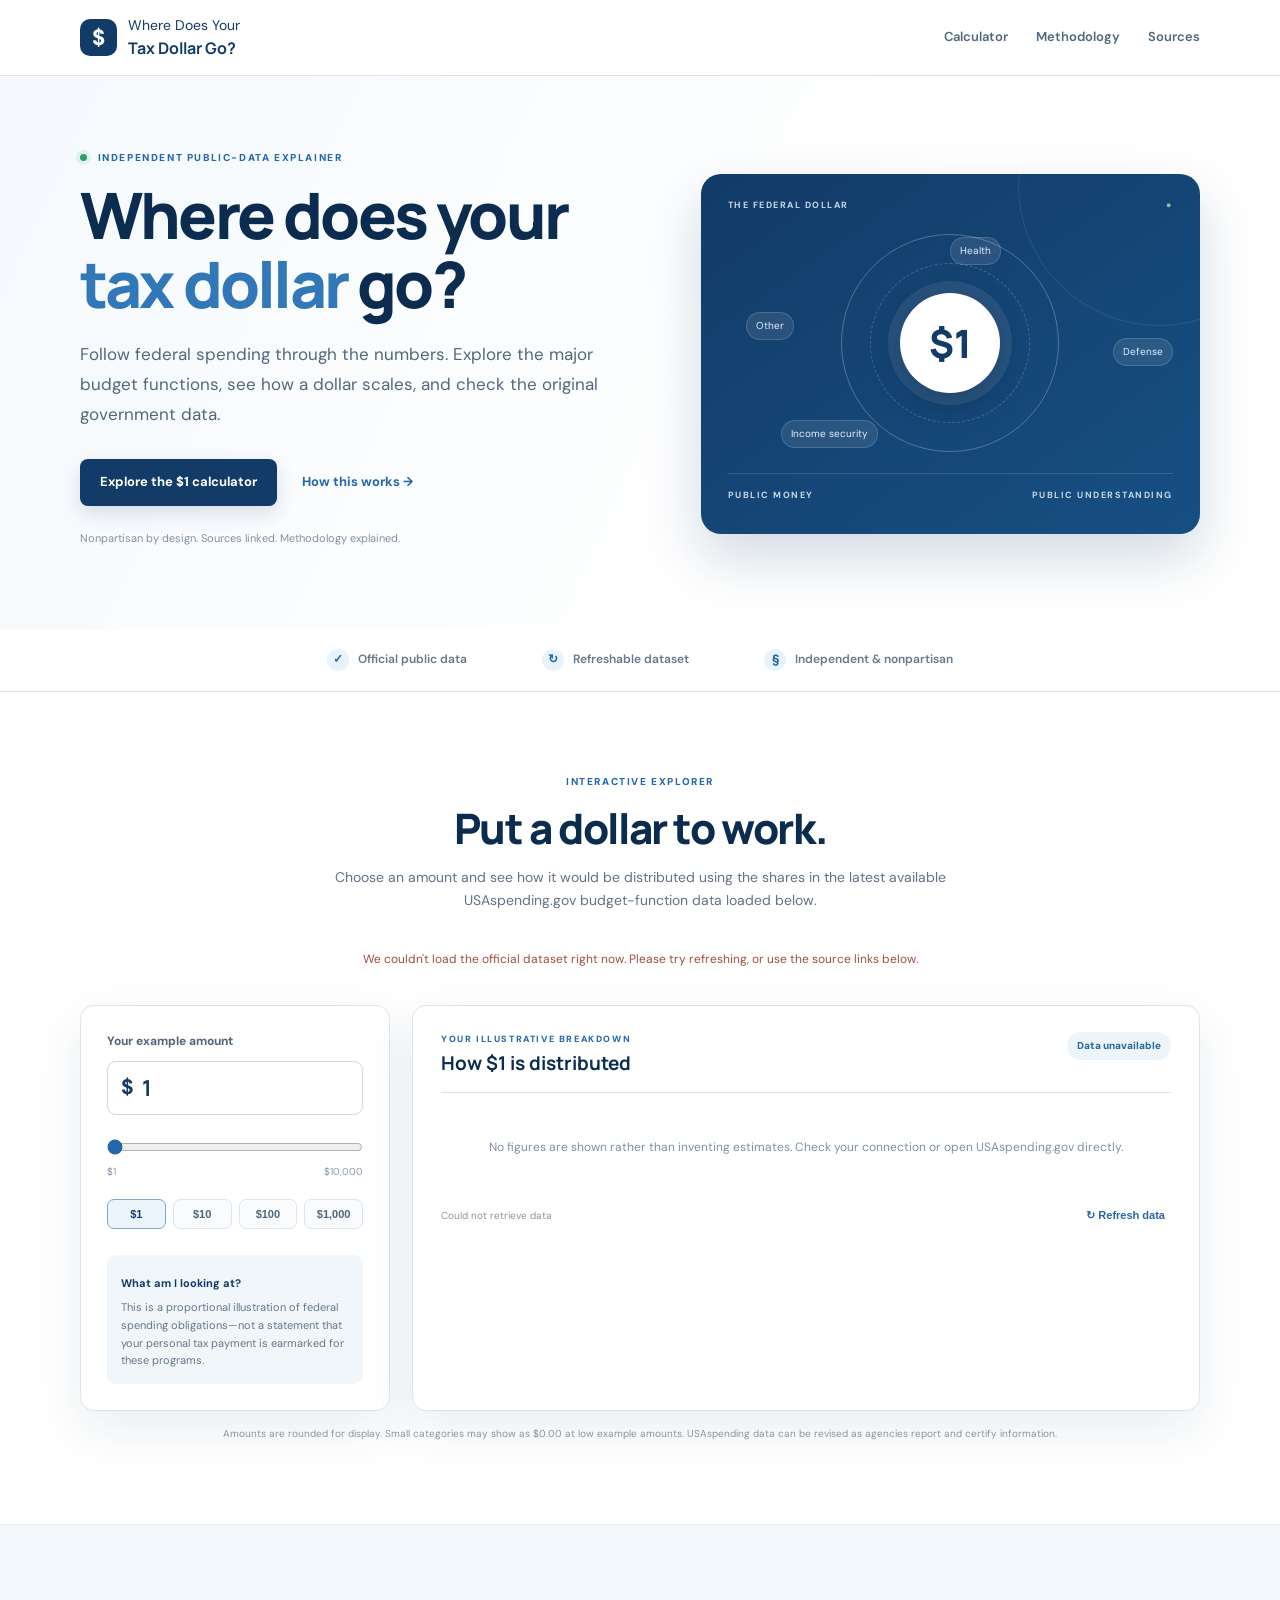
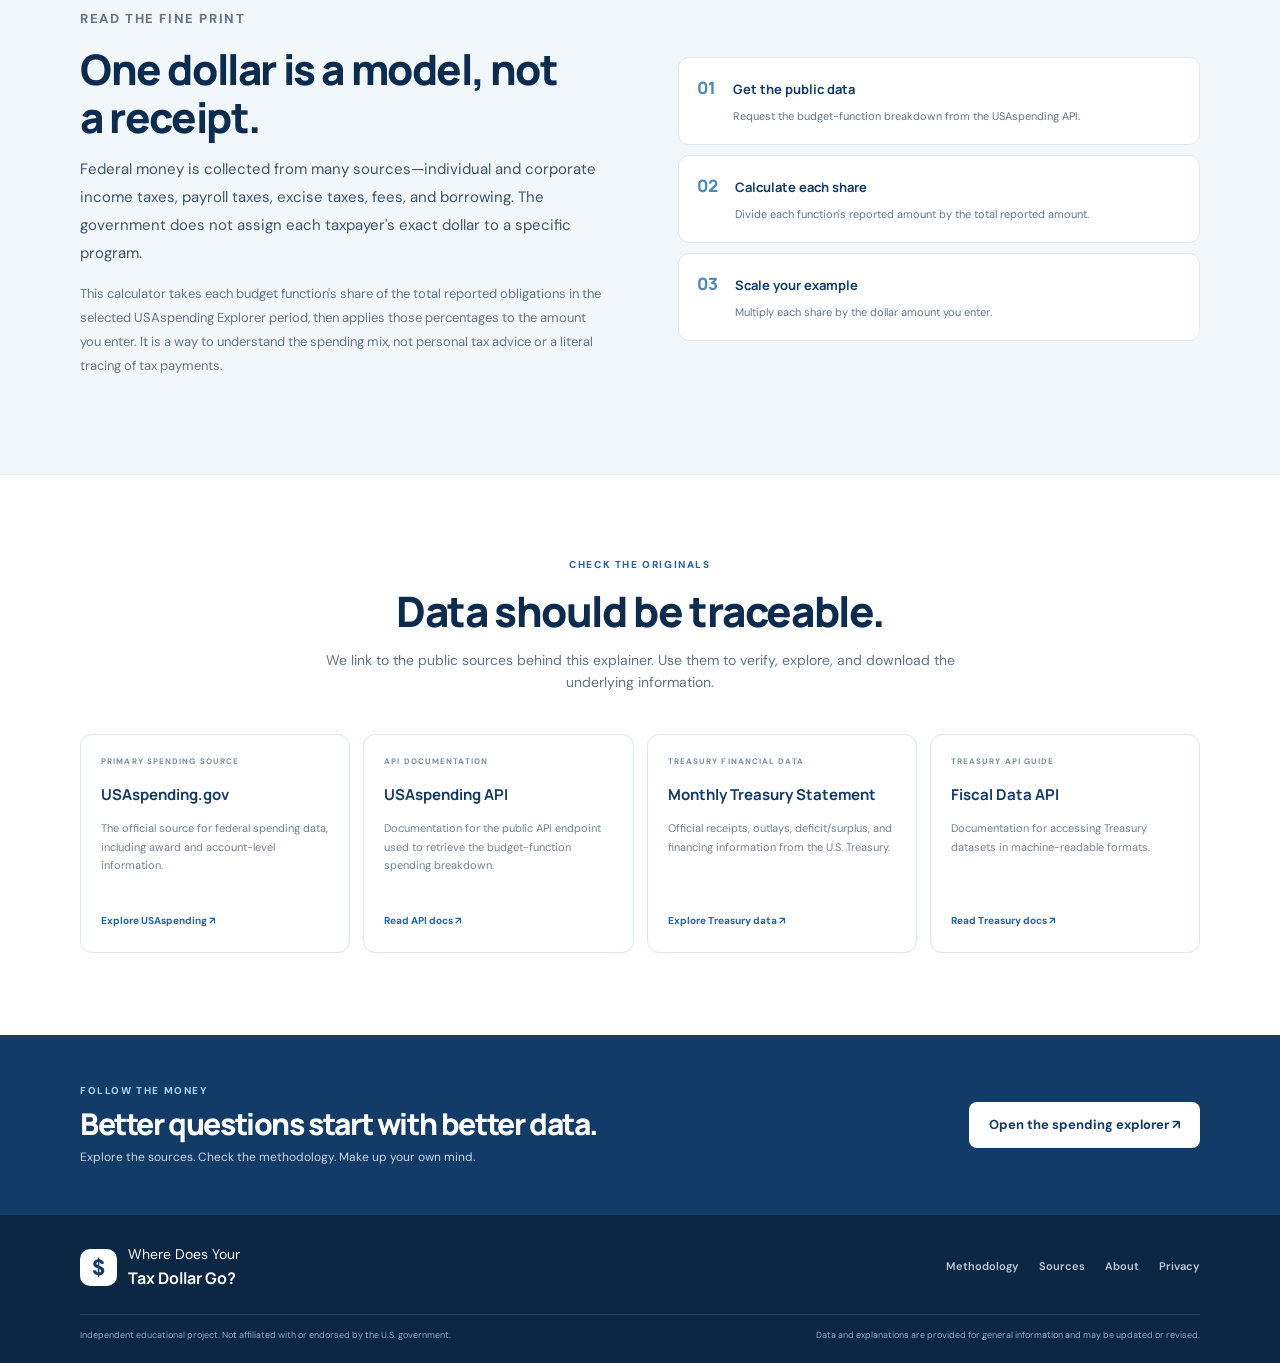
<file: index.html>
<!doctype html>
<html lang="en">
<head>
  <meta charset="utf-8">
  <meta name="viewport" content="width=device-width, initial-scale=1">
  <meta name="theme-color" content="#123b67">
  <title>Where Does Your Tax Dollar Go? | Follow the Money</title>
  <meta name="google-site-verification" content="iHtIQMCCrIG_GrSVl2k_5hCB7mFkLFIfTFprfj8surk" />
  <meta name="description" content="Explore how U.S. federal spending is distributed across budget functions. An independent, nonpartisan public-data explainer with an interactive dollar calculator.">
  <meta property="og:title" content="Where Does Your Tax Dollar Go?">
  <meta property="og:description" content="Follow the money. Understand the numbers. Explore official U.S. federal spending data.">
  <meta property="og:type" content="website">
  <link rel="canonical" href="https://where-does-your-tax-dollar-go.pages.dev/">
  <link rel="stylesheet" href="/styles.css">
  <script src="/app.js" defer></script>
</head>
<body>
  <a class="skip-link" href="#main">Skip to content</a>
  <header class="site-header">
    <div class="container nav-wrap">
      <a class="brand" href="/" aria-label="Where Does Your Tax Dollar Go home">
        <span class="brand-mark" aria-hidden="true">$</span>
        <span>Where Does Your <strong>Tax Dollar Go?</strong></span>
      </a>
      <nav aria-label="Main navigation">
        <a href="#calculator">Calculator</a>
        <a href="#methodology">Methodology</a>
        <a href="#sources">Sources</a>
      </nav>
    </div>
  </header>

  <main id="main">
    <section class="hero">
      <div class="container hero-grid">
        <div class="hero-copy">
          <p class="eyebrow"><span class="live-dot"></span> INDEPENDENT PUBLIC-DATA EXPLAINER</p>
          <h1>Where does your <span>tax dollar</span> go?</h1>
          <p class="hero-lede">Follow federal spending through the numbers. Explore the major budget functions, see how a dollar scales, and check the original government data.</p>
          <div class="hero-actions">
            <a class="button button-primary" href="#calculator">Explore the $1 calculator</a>
            <a class="text-link" href="#methodology">How this works <span aria-hidden="true">→</span></a>
          </div>
          <p class="hero-note">Nonpartisan by design. Sources linked. Methodology explained.</p>
        </div>
        <div class="hero-card" aria-label="Illustration showing a dollar flowing into public spending categories">
          <div class="hero-card-top"><span>THE FEDERAL DOLLAR</span><span class="flag-dot">●</span></div>
          <div class="dollar-orbit">
            <div class="orbit orbit-one"></div><div class="orbit orbit-two"></div>
            <div class="dollar-core">$1</div>
            <span class="orbit-label label-a">Health</span>
            <span class="orbit-label label-b">Defense</span>
            <span class="orbit-label label-c">Income security</span>
            <span class="orbit-label label-d">Other</span>
          </div>
          <div class="hero-card-bottom"><span>PUBLIC MONEY</span><span>PUBLIC UNDERSTANDING</span></div>
        </div>
      </div>
    </section>

    <section class="trust-strip">
      <div class="container trust-inner">
        <div><span class="trust-icon">✓</span><span>Official public data</span></div>
        <div><span class="trust-icon">↻</span><span>Refreshable dataset</span></div>
        <div><span class="trust-icon">§</span><span>Independent & nonpartisan</span></div>
      </div>
    </section>

    <section class="section" id="calculator">
      <div class="container">
        <div class="section-heading">
          <p class="eyebrow">INTERACTIVE EXPLORER</p>
          <h2>Put a dollar to work.</h2>
          <p>Choose an amount and see how it would be distributed using the shares in the latest available USAspending.gov budget-function data loaded below.</p>
        </div>

        <div class="data-status" id="dataStatus" role="status" aria-live="polite">
          <span class="spinner" aria-hidden="true"></span>
          <span>Loading the latest available federal spending data…</span>
        </div>

        <div class="calculator-layout">
          <div class="calculator-control">
            <label for="amountInput" class="field-label">Your example amount</label>
            <div class="amount-entry">
              <span aria-hidden="true">$</span>
              <input id="amountInput" type="number" min="0.01" max="1000000000" step="0.01" value="1" inputmode="decimal">
            </div>
            <input id="amountRange" class="range" type="range" min="1" max="10000" step="1" value="1" aria-label="Example amount from 1 to 10,000 dollars">
            <div class="range-labels"><span>$1</span><span>$10,000</span></div>
            <div class="quick-amounts" aria-label="Quick amounts">
              <button type="button" data-amount="1" class="quick-amount active">$1</button>
              <button type="button" data-amount="10" class="quick-amount">$10</button>
              <button type="button" data-amount="100" class="quick-amount">$100</button>
              <button type="button" data-amount="1000" class="quick-amount">$1,000</button>
            </div>
            <div class="definition-box">
              <strong>What am I looking at?</strong>
              <p>This is a proportional illustration of federal spending obligations—not a statement that your personal tax payment is earmarked for these programs.</p>
            </div>
          </div>

          <div class="results-panel">
            <div class="results-header">
              <div><p class="eyebrow">YOUR ILLUSTRATIVE BREAKDOWN</p><h3 id="resultTitle">How $1 is distributed</h3></div>
              <span class="fy-pill" id="fiscalYearPill">Waiting for data</span>
            </div>
            <div id="breakdown" class="breakdown" aria-live="polite">
              <div class="empty-state">The breakdown will appear when the official dataset loads.</div>
            </div>
            <div class="results-foot">
              <span id="dataAsOf">Data date: loading</span>
              <button id="refreshButton" class="refresh-button" type="button">↻ Refresh data</button>
            </div>
          </div>
        </div>
        <p class="small-print">Amounts are rounded for display. Small categories may show as $0.00 at low example amounts. USAspending data can be revised as agencies report and certify information.</p>
      </div>
    </section>

    <section class="section section-blue" id="methodology">
      <div class="container methodology-grid">
        <div>
          <p class="eyebrow">READ THE FINE PRINT</p>
          <h2>One dollar is a model, not a receipt.</h2>
          <p class="method-lede">Federal money is collected from many sources—individual and corporate income taxes, payroll taxes, excise taxes, fees, and borrowing. The government does not assign each taxpayer's exact dollar to a specific program.</p>
          <p>This calculator takes each budget function's share of the total reported obligations in the selected USAspending Explorer period, then applies those percentages to the amount you enter. It is a way to understand the spending mix, not personal tax advice or a literal tracing of tax payments.</p>
        </div>
        <div class="method-steps">
          <div class="method-step"><span>01</span><div><strong>Get the public data</strong><p>Request the budget-function breakdown from the USAspending API.</p></div></div>
          <div class="method-step"><span>02</span><div><strong>Calculate each share</strong><p>Divide each function's reported amount by the total reported amount.</p></div></div>
          <div class="method-step"><span>03</span><div><strong>Scale your example</strong><p>Multiply each share by the dollar amount you enter.</p></div></div>
        </div>
      </div>
    </section>

    <section class="section" id="sources">
      <div class="container">
        <div class="section-heading">
          <p class="eyebrow">CHECK THE ORIGINALS</p>
          <h2>Data should be traceable.</h2>
          <p>We link to the public sources behind this explainer. Use them to verify, explore, and download the underlying information.</p>
        </div>
        <div class="source-grid">
          <a class="source-card" href="https://www.usaspending.gov/" target="_blank" rel="noopener noreferrer">
            <span class="source-kicker">PRIMARY SPENDING SOURCE</span><strong>USAspending.gov</strong><p>The official source for federal spending data, including award and account-level information.</p><span class="source-arrow">Explore USAspending ↗</span>
          </a>
          <a class="source-card" href="https://api.usaspending.gov/docs/endpoints" target="_blank" rel="noopener noreferrer">
            <span class="source-kicker">API DOCUMENTATION</span><strong>USAspending API</strong><p>Documentation for the public API endpoint used to retrieve the budget-function spending breakdown.</p><span class="source-arrow">Read API docs ↗</span>
          </a>
          <a class="source-card" href="https://fiscaldata.treasury.gov/datasets/monthly-treasury-statement/" target="_blank" rel="noopener noreferrer">
            <span class="source-kicker">TREASURY FINANCIAL DATA</span><strong>Monthly Treasury Statement</strong><p>Official receipts, outlays, deficit/surplus, and financing information from the U.S. Treasury.</p><span class="source-arrow">Explore Treasury data ↗</span>
          </a>
          <a class="source-card" href="https://fiscaldata.treasury.gov/api-documentation/" target="_blank" rel="noopener noreferrer">
            <span class="source-kicker">TREASURY API GUIDE</span><strong>Fiscal Data API</strong><p>Documentation for accessing Treasury datasets in machine-readable formats.</p><span class="source-arrow">Read Treasury docs ↗</span>
          </a>
        </div>
      </div>
    </section>

    <section class="closing-cta">
      <div class="container closing-inner">
        <div><p class="eyebrow">FOLLOW THE MONEY</p><h2>Better questions start with better data.</h2><p>Explore the sources. Check the methodology. Make up your own mind.</p></div>
        <a class="button button-light" href="https://www.usaspending.gov/explorer" target="_blank" rel="noopener noreferrer">Open the spending explorer ↗</a>
      </div>
    </section>
  </main>

  <footer class="site-footer">
    <div class="container footer-top">
      <a class="brand footer-brand" href="/"><span class="brand-mark">$</span><span>Where Does Your <strong>Tax Dollar Go?</strong></span></a>
      <div class="footer-links"><a href="#methodology">Methodology</a><a href="#sources">Sources</a><a href="/about.html">About</a><a href="/privacy.html">Privacy</a></div>
    </div>
    <div class="container footer-bottom">
      <p>Independent educational project. Not affiliated with or endorsed by the U.S. government.</p>
      <p>Data and explanations are provided for general information and may be updated or revised.</p>
    </div>
  </footer>
</body>
</html>
</file>
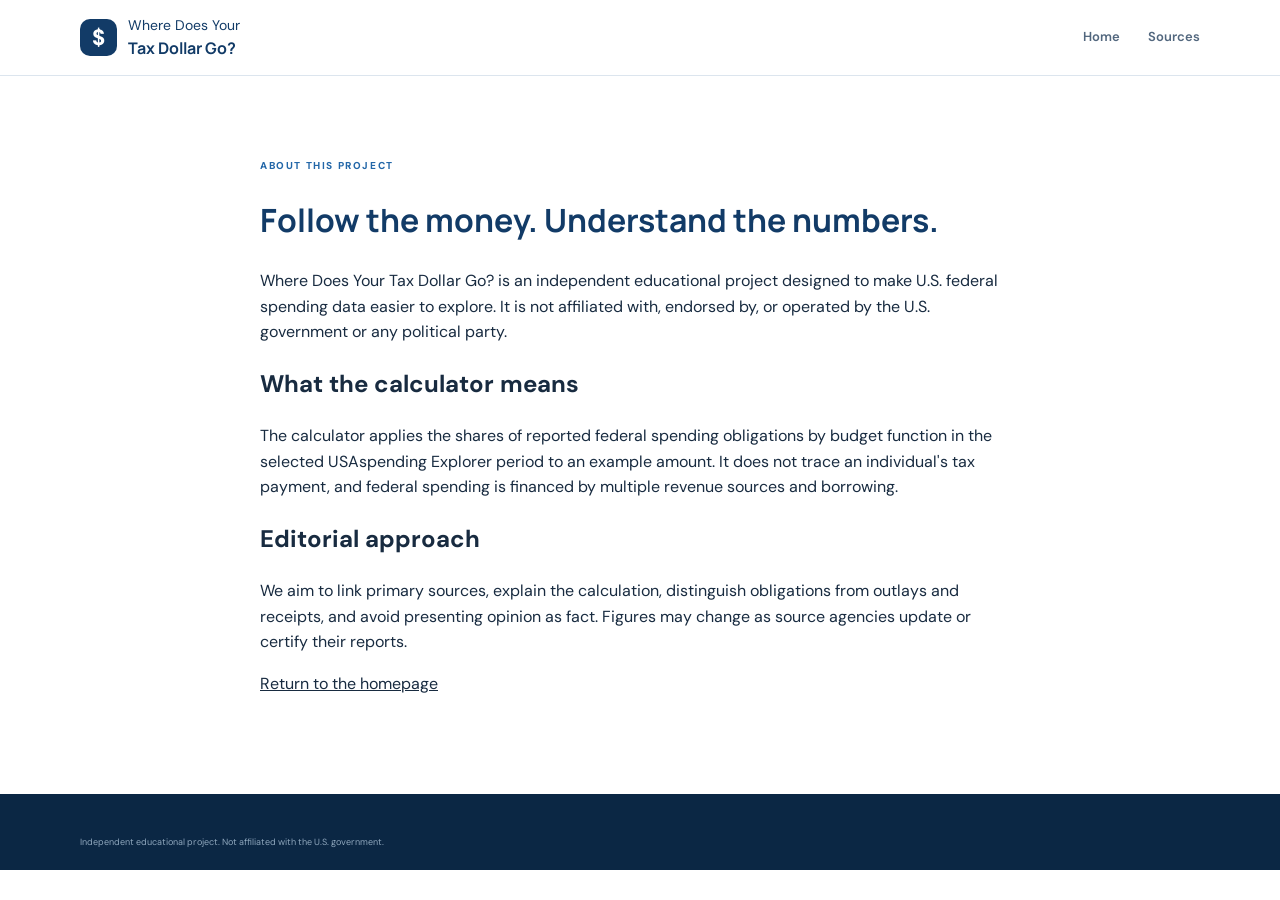
<file: about.html>
<!doctype html><html lang="en"><head><meta charset="utf-8"><meta name="viewport" content="width=device-width,initial-scale=1"><title>About | Where Does Your Tax Dollar Go?</title><meta name="description" content="About this independent, nonpartisan federal spending explainer."><link rel="stylesheet" href="/styles.css"></head><body><header class="site-header"><div class="container nav-wrap"><a class="brand" href="/"><span class="brand-mark">$</span><span>Where Does Your <strong>Tax Dollar Go?</strong></span></a><nav><a href="/">Home</a><a href="/#sources">Sources</a></nav></div></header><main class="section"><div class="container" style="max-width:760px"><p class="eyebrow">ABOUT THIS PROJECT</p><h1 style="font-family:Manrope;color:#123b67">Follow the money. Understand the numbers.</h1><p>Where Does Your Tax Dollar Go? is an independent educational project designed to make U.S. federal spending data easier to explore. It is not affiliated with, endorsed by, or operated by the U.S. government or any political party.</p><h2>What the calculator means</h2><p>The calculator applies the shares of reported federal spending obligations by budget function in the selected USAspending Explorer period to an example amount. It does not trace an individual's tax payment, and federal spending is financed by multiple revenue sources and borrowing.</p><h2>Editorial approach</h2><p>We aim to link primary sources, explain the calculation, distinguish obligations from outlays and receipts, and avoid presenting opinion as fact. Figures may change as source agencies update or certify their reports.</p><p><a href="/">Return to the homepage</a></p></div></main><footer class="site-footer"><div class="container footer-bottom"><p>Independent educational project. Not affiliated with the U.S. government.</p></div></footer></body></html>
</file>
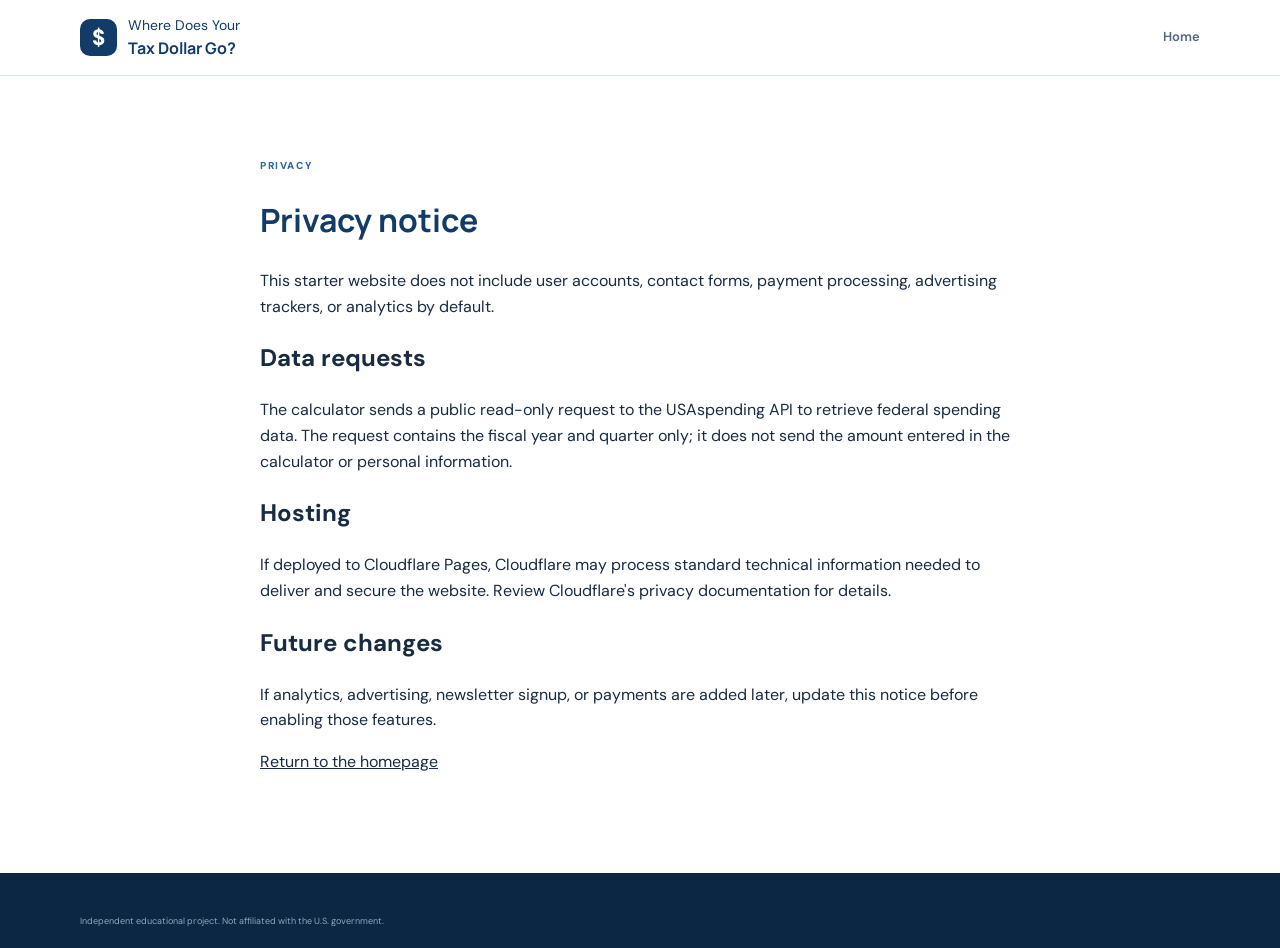
<file: privacy.html>
<!doctype html><html lang="en"><head><meta charset="utf-8"><meta name="viewport" content="width=device-width,initial-scale=1"><title>Privacy | Where Does Your Tax Dollar Go?</title><meta name="description" content="Privacy information for Where Does Your Tax Dollar Go."><link rel="stylesheet" href="/styles.css"></head><body><header class="site-header"><div class="container nav-wrap"><a class="brand" href="/"><span class="brand-mark">$</span><span>Where Does Your <strong>Tax Dollar Go?</strong></span></a><nav><a href="/">Home</a></nav></div></header><main class="section"><div class="container" style="max-width:760px"><p class="eyebrow">PRIVACY</p><h1 style="font-family:Manrope;color:#123b67">Privacy notice</h1><p>This starter website does not include user accounts, contact forms, payment processing, advertising trackers, or analytics by default.</p><h2>Data requests</h2><p>The calculator sends a public read-only request to the USAspending API to retrieve federal spending data. The request contains the fiscal year and quarter only; it does not send the amount entered in the calculator or personal information.</p><h2>Hosting</h2><p>If deployed to Cloudflare Pages, Cloudflare may process standard technical information needed to deliver and secure the website. Review Cloudflare's privacy documentation for details.</p><h2>Future changes</h2><p>If analytics, advertising, newsletter signup, or payments are added later, update this notice before enabling those features.</p><p><a href="/">Return to the homepage</a></p></div></main><footer class="site-footer"><div class="container footer-bottom"><p>Independent educational project. Not affiliated with the U.S. government.</p></div></footer></body></html>
</file>
<file: styles.css>
@import url('https://fonts.googleapis.com/css2?family=DM+Sans:wght@400;500;600;700&family=Manrope:wght@400;500;600;700;800&display=swap');
:root{--navy:#123b67;--navy2:#0c2c4f;--blue:#2367a8;--sky:#eaf3fb;--ink:#182b40;--muted:#627387;--line:#dce5ee;--paper:#fff;--green:#2c8a69;--shadow:0 18px 50px rgba(19,52,84,.09)}
*{box-sizing:border-box}html{scroll-behavior:smooth}body{margin:0;background:#fff;color:var(--ink);font-family:"DM Sans",Arial,sans-serif;line-height:1.6}a{color:inherit}.container{width:min(1120px,calc(100% - 40px));margin:auto}.skip-link{position:absolute;left:-999px;top:8px;background:#fff;padding:10px;z-index:10}.skip-link:focus{left:8px}
.site-header{height:76px;border-bottom:1px solid var(--line);background:#fff;display:flex;align-items:center}.nav-wrap{display:flex;align-items:center;justify-content:space-between}.brand{display:flex;gap:11px;align-items:center;text-decoration:none;font-size:14px;color:var(--navy)}.brand strong{display:block;font-family:Manrope,sans-serif;font-size:16px}.brand-mark{width:37px;height:37px;display:grid;place-items:center;background:var(--navy);color:#fff;border-radius:10px;font-weight:800;font-size:22px}.site-header nav{display:flex;gap:28px}.site-header nav a,.footer-links a{text-decoration:none;color:#52677e;font-size:13px;font-weight:600}.site-header nav a:hover,.footer-links a:hover{color:var(--blue)}
.hero{background:linear-gradient(115deg,#f5f9fd 0%,#fff 64%);padding:74px 0 70px;overflow:hidden}.hero-grid{display:grid;grid-template-columns:1.06fr .94fr;gap:58px;align-items:center}.eyebrow{font-size:10px;letter-spacing:1.6px;font-weight:800;color:var(--blue);margin:0 0 14px}.live-dot{display:inline-block;width:7px;height:7px;background:#2c9c73;border-radius:50%;margin-right:7px;box-shadow:0 0 0 4px #dff3eb}.hero h1{font:800 clamp(42px,5.2vw,64px)/1.08 Manrope,sans-serif;letter-spacing:-2.8px;color:var(--navy2);margin:0 0 22px;max-width:610px}.hero h1 span{color:#3277b8}.hero-lede{font-size:17px;color:#53677d;max-width:570px;line-height:1.75}.hero-actions{display:flex;align-items:center;gap:25px;margin-top:30px}.button{display:inline-flex;align-items:center;justify-content:center;text-decoration:none;padding:13px 20px;border-radius:8px;font-weight:700;font-size:13px;transition:.2s}.button-primary{background:var(--navy);color:#fff;box-shadow:0 8px 20px #123b6726}.button-primary:hover{background:#1d568d;transform:translateY(-1px)}.text-link{color:var(--blue);font-size:13px;font-weight:700;text-decoration:none}.hero-note{font-size:11px;color:#8291a1;margin-top:24px}.hero-card{background:linear-gradient(145deg,#123b67,#174f83);border-radius:20px;min-height:360px;padding:24px 27px;color:#fff;box-shadow:0 24px 55px #123b6730;position:relative;overflow:hidden}.hero-card:after{content:"";position:absolute;width:280px;height:280px;border:1px solid #ffffff18;border-radius:50%;right:-100px;top:-130px}.hero-card-top,.hero-card-bottom{display:flex;justify-content:space-between;font-size:9px;letter-spacing:1.5px;font-weight:700;color:#c7d9e9}.flag-dot{color:#85c6a8}.dollar-orbit{height:260px;position:relative;display:grid;place-items:center}.orbit{position:absolute;border:1px solid #ffffff42;border-radius:50%;width:218px;height:218px}.orbit-two{width:160px;height:160px;border-style:dashed;border-color:#ffffff35}.dollar-core{width:100px;height:100px;background:#fff;color:var(--navy);border-radius:50%;display:grid;place-items:center;font:800 39px Manrope;box-shadow:0 0 0 12px #ffffff14,0 10px 30px #00172c55;z-index:1}.orbit-label{position:absolute;font-size:10px;background:#ffffff18;border:1px solid #ffffff26;padding:5px 9px;border-radius:20px;color:#e6f1fa}.label-a{top:24px;left:50%}.label-b{right:0;top:48%}.label-c{bottom:25px;left:12%}.label-d{left:4%;top:38%}.hero-card-bottom{border-top:1px solid #ffffff25;padding-top:14px}
.trust-strip{border-bottom:1px solid var(--line);background:#fff}.trust-inner{display:flex;justify-content:center;gap:75px;padding:20px 0}.trust-inner div{display:flex;align-items:center;gap:9px;color:#65788b;font-size:12px;font-weight:600}.trust-icon{display:grid;place-items:center;width:22px;height:22px;border-radius:50%;background:#e8f3fb;color:var(--blue);font-weight:800}
.section{padding:82px 0}.section-heading{text-align:center;max-width:680px;margin:0 auto 40px}.section-heading h2,.methodology-grid h2,.closing-inner h2{font:800 clamp(30px,4vw,42px)/1.15 Manrope,sans-serif;letter-spacing:-1.4px;color:var(--navy2);margin:0 0 14px}.section-heading>p:last-child{color:var(--muted);font-size:14px;margin:0}.data-status{display:flex;justify-content:center;align-items:center;gap:10px;min-height:42px;color:#66798c;font-size:12px;margin:-12px auto 24px}.data-status.error{color:#a44c3e}.data-status.success{color:#267352}.spinner{width:14px;height:14px;border:2px solid #d6e4f0;border-top-color:var(--blue);border-radius:50%;animation:spin .8s linear infinite}@keyframes spin{to{transform:rotate(360deg)}}.calculator-layout{display:grid;grid-template-columns:310px 1fr;gap:22px;align-items:stretch}.calculator-control,.results-panel{border:1px solid var(--line);border-radius:14px;padding:26px;background:#fff;box-shadow:var(--shadow)}.field-label{display:block;font-size:12px;font-weight:700;color:#50657b;margin-bottom:10px}.amount-entry{display:flex;align-items:center;border:1px solid #cbd9e7;border-radius:9px;padding:0 13px;height:54px;color:var(--navy);font-size:21px;font-weight:700}.amount-entry input{border:0;outline:0;width:100%;font:700 22px Manrope;color:var(--navy);padding:8px}.range{width:100%;margin:24px 0 0;accent-color:var(--blue)}.range-labels{display:flex;justify-content:space-between;font-size:10px;color:#8a9aaa;margin-top:1px}.quick-amounts{display:grid;grid-template-columns:repeat(4,1fr);gap:7px;margin-top:19px}.quick-amount{border:1px solid var(--line);background:#f9fbfd;color:#50657b;border-radius:7px;padding:8px 2px;font-size:11px;font-weight:700;cursor:pointer}.quick-amount:hover,.quick-amount.active{border-color:#78a9d5;background:#edf5fc;color:var(--navy)}.definition-box{background:#f1f6fb;border-radius:9px;padding:14px;margin-top:26px}.definition-box strong{font-size:11px;color:var(--navy)}.definition-box p{font-size:11px;line-height:1.6;color:#64778a;margin:5px 0 0}.results-panel{padding:26px 28px}.results-header{display:flex;justify-content:space-between;gap:12px;align-items:flex-start;border-bottom:1px solid var(--line);padding-bottom:16px}.results-header .eyebrow{margin-bottom:4px;font-size:9px}.results-header h3{font:700 19px Manrope;color:var(--navy2);margin:0}.fy-pill{white-space:nowrap;border-radius:20px;background:#edf5fb;color:#2a679d;font-size:10px;font-weight:800;padding:6px 10px}.breakdown{padding-top:10px}.breakdown-row{display:grid;grid-template-columns:minmax(125px,1.2fr) 2fr 82px;gap:12px;align-items:center;padding:10px 0;border-bottom:1px solid #eef2f6}.breakdown-name{font-size:11px;color:#40566c;font-weight:600}.bar-track{height:9px;background:#edf2f6;border-radius:10px;overflow:hidden}.bar-fill{height:100%;border-radius:10px;background:linear-gradient(90deg,#2d75b6,#69a6d6);min-width:2px}.breakdown-value{text-align:right;font:700 11px Manrope;color:var(--navy)}.breakdown-share{display:block;color:#8999a8;font:500 9px "DM Sans",sans-serif;margin-top:2px}.results-foot{display:flex;justify-content:space-between;align-items:center;padding-top:15px;color:#8795a3;font-size:10px}.refresh-button{border:0;background:transparent;color:var(--blue);font-weight:700;font-size:11px;cursor:pointer}.refresh-button:hover{text-decoration:underline}.empty-state{padding:35px 10px;text-align:center;color:#8090a0;font-size:12px}.small-print{color:#8795a3;font-size:10px;margin:15px 0 0;text-align:center}
.section-blue{background:#f2f7fb;border-top:1px solid #e5edf4;border-bottom:1px solid #e5edf4}.methodology-grid{display:grid;grid-template-columns:1fr 1fr;gap:75px;align-items:center}.methodology-grid h2{max-width:490px}.methodology-grid p{font-size:13px;color:#63768a;line-height:1.85}.method-lede{font-size:15px!important;color:#3e566d!important}.method-steps{display:grid;gap:10px}.method-step{display:flex;gap:17px;background:#fff;border:1px solid #e2eaf1;border-radius:11px;padding:18px}.method-step>span{font:800 17px Manrope;color:#4d8abd}.method-step strong{font:700 13px Manrope;color:var(--navy)}.method-step p{font-size:11px;margin:4px 0 0}
.source-grid{display:grid;grid-template-columns:repeat(4,1fr);gap:13px}.source-card{border:1px solid var(--line);border-radius:12px;padding:20px;text-decoration:none;transition:.2s;background:#fff}.source-card:hover{border-color:#9bbbd8;box-shadow:0 10px 25px #123b6710;transform:translateY(-2px)}.source-kicker{display:block;font-size:8px;letter-spacing:1.1px;color:#7c91a5;font-weight:800;margin-bottom:15px}.source-card strong{font:700 15px Manrope;color:var(--navy)}.source-card p{font-size:11px;color:#718195;line-height:1.7;min-height:76px}.source-arrow{font-size:10px;color:var(--blue);font-weight:800}
.closing-cta{background:var(--navy);padding:48px 0}.closing-inner{display:flex;justify-content:space-between;align-items:center;gap:30px}.closing-inner .eyebrow{color:#a9d1f0;margin-bottom:8px}.closing-inner h2{color:#fff;font-size:30px;margin-bottom:7px}.closing-inner p:not(.eyebrow){color:#c6d8e8;font-size:12px;margin:0}.button-light{background:#fff;color:var(--navy);white-space:nowrap}.button-light:hover{background:#e9f3fb}
.site-footer{background:#0b2744;color:#c6d6e5;padding:28px 0 20px}.footer-top{display:flex;justify-content:space-between;align-items:center;padding-bottom:23px;border-bottom:1px solid #ffffff20}.footer-brand{color:#fff}.footer-brand .brand-mark{background:#fff;color:var(--navy)}.footer-links{display:flex;gap:20px}.footer-links a{color:#b8cadb;font-size:11px}.footer-bottom{display:flex;justify-content:space-between;gap:25px;padding-top:13px}.footer-bottom p{font-size:9px;color:#8fa7bd;margin:0}
@media(max-width:850px){.hero-grid{gap:30px}.hero-card{min-height:320px}.trust-inner{gap:25px}.calculator-layout{grid-template-columns:260px 1fr}.source-grid{grid-template-columns:repeat(2,1fr)}.methodology-grid{gap:35px}}
@media(max-width:650px){.container{width:min(100% - 30px,540px)}.site-header{height:auto;min-height:68px}.nav-wrap{padding:12px 0;align-items:flex-start;gap:12px;flex-direction:column}.site-header nav{gap:18px}.site-header nav a{font-size:11px}.hero{padding:48px 0}.hero-grid{grid-template-columns:1fr}.hero h1{font-size:43px;letter-spacing:-2px}.hero-lede{font-size:15px}.hero-card{min-height:300px}.trust-inner{justify-content:flex-start;gap:13px;flex-wrap:wrap}.trust-inner div{font-size:10px}.section{padding:58px 0}.calculator-layout,.methodology-grid{grid-template-columns:1fr}.calculator-control,.results-panel{padding:20px}.breakdown-row{grid-template-columns:minmax(105px,1fr) 1fr 72px;gap:8px}.breakdown-name{font-size:10px}.source-grid{grid-template-columns:1fr 1fr;gap:9px}.source-card{padding:14px}.source-card p{font-size:10px;min-height:95px}.closing-inner{align-items:flex-start;flex-direction:column}.footer-top,.footer-bottom{align-items:flex-start;flex-direction:column}.footer-links{flex-wrap:wrap;gap:14px}.footer-bottom{gap:5px}.results-header h3{font-size:16px}}
</file>
